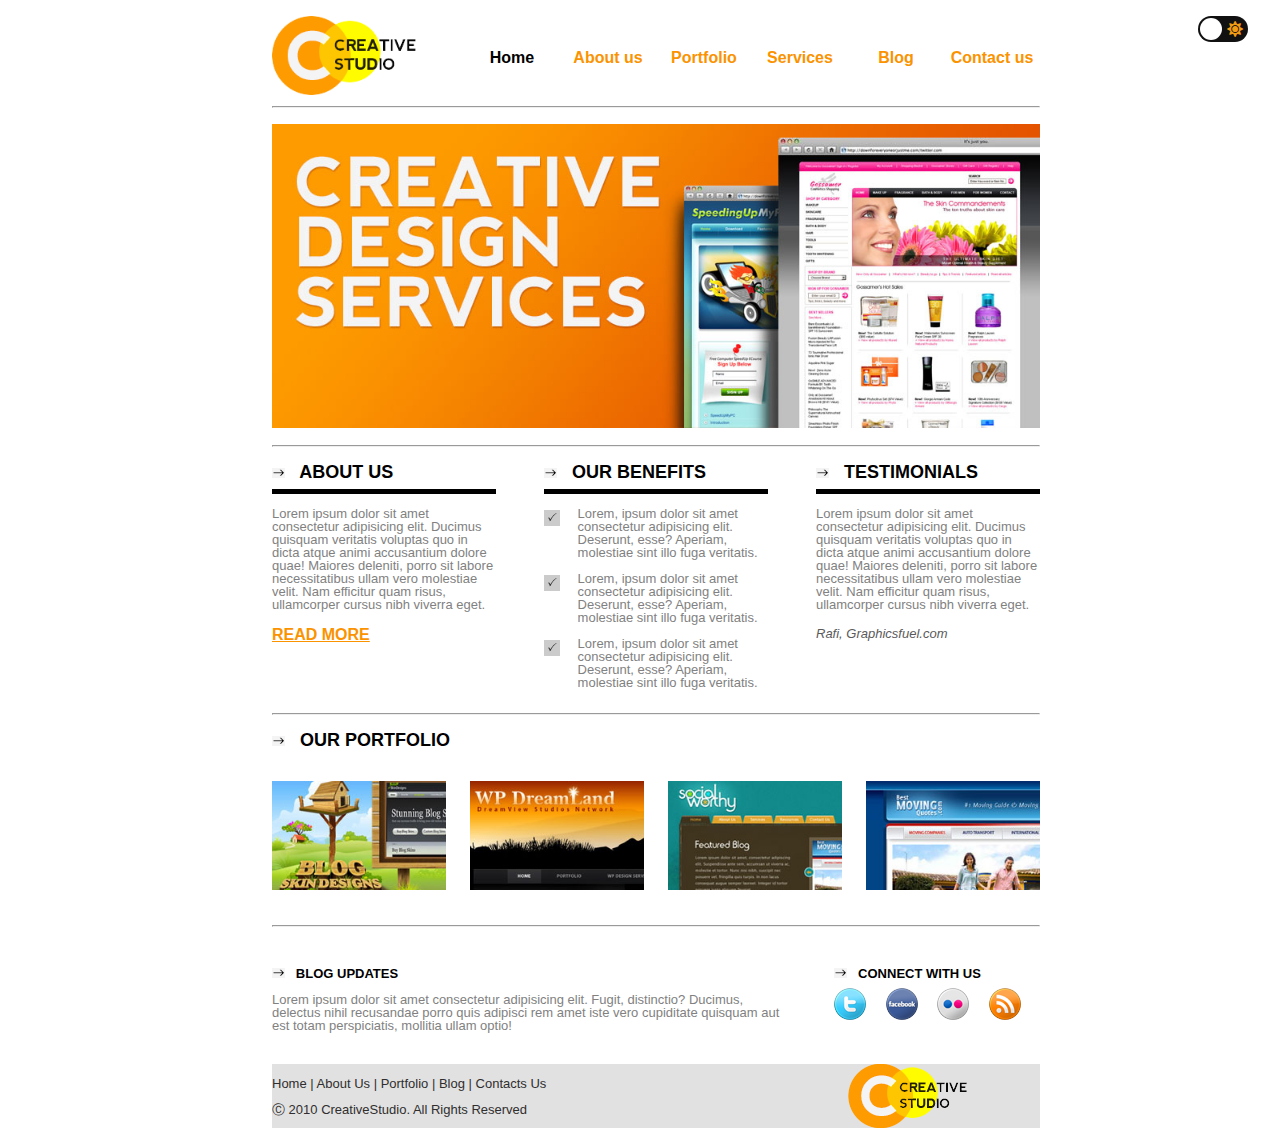
<file: ex1/index.html>
<!DOCTYPE html>
<html lang="en">
	<head>
		<meta charset="UTF-8">
		<meta http-equiv="X-UA-Compatible" content="IE=edge">
		<meta name="viewport" content="width=device-width, initial-scale=1.0">
		<link rel="stylesheet" type="text/css" href="css/style.css">
		<link rel="stylesheet" href="https://cdnjs.cloudflare.com/ajax/libs/font-awesome/5.10.2/css/all.min.css">
		<title>Layout</title>
	</head>
	<body>
		<script src="script.js"></script>
		<div class="dark_mode_button">
			<input type="checkbox" class="checkbox" id="chk" onclick="return dark()" />
			<label class="label" for="chk">
				<i class="fas fa-moon"></i>
				<i class="fas fa-sun"></i>
				<div class="ball"></div>
			</label>
		</div>
		<header>
			<div class="logo">
				<img src="images/logo.png" alt="logo">
			</div>
			<div class="nav">
				<a href="#" id="black">Home</a>	
			</div>
			<div class="nav">
				<a href="#">About us</a>
			</div>
			<div class="nav">
				<a href="../ex1/main.html">Portfolio</a>
			</div>
			<div class="nav">
				<a href="#">Services</a>
			</div>
			<div class="nav">
				<a href="#">Blog</a>
			</div>
			<div class="nav">
				<a href="contact.html">Contact us</a>
			</div>
		</header>
		<hr>
		<div class="main_img">
			<img src="images/header-image.jpg" alt="header-image">
		</div>
		<hr>
		<div class="blocks">
			<div class="block">
				<h3>
					<img src="images/arrow.png" alt="arrow">
					&nbsp; About us
				</h3>
				<div class="line"></div>
				<p>Lorem ipsum dolor sit amet 
					consectetur adipisicing elit.
					Ducimus quisquam veritatis 
					voluptas quo in dicta atque 
					animi accusantium dolore 
					quae! Maiores deleniti, 
					porro sit labore 
					necessitatibus ullam vero 
					molestiae velit. Nam efficitur 
					quam risus, ullamcorper cursus 
					nibh viverra eget.</p>
					<div class="link">
						<a href="#">read more</a>
					</div>
			</div>
			<div class="block">
				<h3>
					<img src="images/arrow.png" alt="arrow">
					&nbsp; our benefits
				</h3>
				<div class="line"></div>
				<div class="check_box">
					<img src="images/check.png" alt="check">
					<p>Lorem, ipsum dolor sit amet consectetur
						adipisicing elit. Deserunt, esse? 
						Aperiam, molestiae sint illo fuga 
						veritatis.
					</p>
					<img src="images/check.png" alt="check">
					<p>Lorem, ipsum dolor sit amet consectetur
						adipisicing elit. Deserunt, esse? 
						Aperiam, molestiae sint illo fuga 
						veritatis.
					</p>
					<img src="images/check.png" alt="check">
					<p>Lorem, ipsum dolor sit amet consectetur
						adipisicing elit. Deserunt, esse? 
						Aperiam, molestiae sint illo fuga 
						veritatis.
					</p>
				</div>
			</div>
			<div class="block">
				<h3>
					<img src="images/arrow.png" alt="arrow">
					&nbsp; Testimonials
				</h3>
				<div class="line"></div>
				<p>Lorem ipsum dolor sit amet 
					consectetur adipisicing elit.
					Ducimus quisquam veritatis 
					voluptas quo in dicta atque 
					animi accusantium dolore 
					quae! Maiores deleniti, 
					porro sit labore 
					necessitatibus ullam vero 
					molestiae velit. Nam efficitur 
					quam risus, ullamcorper cursus 
					nibh viverra eget.</p>
					<div class="wrap">
						<p>Rafi, Graphicsfuel.com</p>
					</div>
			</div>
		</div>
		<hr>
		<div class="name">
			<h3>
				<img src="images/arrow.png" alt="arrow">
				&nbsp; Our Portfolio
			</h3>
			<div class="flags">
				<div class="name">
					<img src="images/portfolio_1.jpg" alt="portfolio_1">
				</div>
				<div class="name">
					<img src="images/portfolio_2.jpg" alt="portfolio_2">
				</div>
				<div class="name">
					<img src="images/portfolio_3.jpg" alt="portfolio_3">
				</div>
				<div class="name">
					<img src="images/portfolio_4.jpg" alt="portfolio_4">
				</div>
			</div>
		</div>
		<hr>
		<div class="upd">
			<div class="name">
				<h3>
					<img src="images/arrow.png" alt="arrow">
					&nbsp; Blog updates
				</h3>
				<p>Lorem ipsum dolor sit amet 
					consectetur adipisicing elit. 
					Fugit, distinctio? Ducimus, 
					delectus nihil recusandae porro 
					quis adipisci rem amet iste vero 
					cupiditate quisquam aut est totam
					perspiciatis, mollitia ullam optio!
				</p>
			</div>
			<div class="name">
				<h3>
					<img src="images/arrow.png" alt="arrow">
					&nbsp; Connect with us
				</h3>
				<div class="img">
					<img src="images/twitter.png" alt="twitter">
					<img src="images/facebook.png" alt="facebook">
					<img src="images/flickr.png" alt="flickr">
					<img src="images/rss.png" alt="rss">
				</div>
			</div>
		</div>
		<footer>
			<div class="footer">
				<p>Home | About Us | Portfolio
					| Blog | Contacts Us <br><br>
				Ⓒ 2010 CreativeStudio. All Rights Reserved</p>
				<img src="images/logo-footer.png" alt="logo-footer">
			</div>
		</footer>
	</body>
</html>
</file>
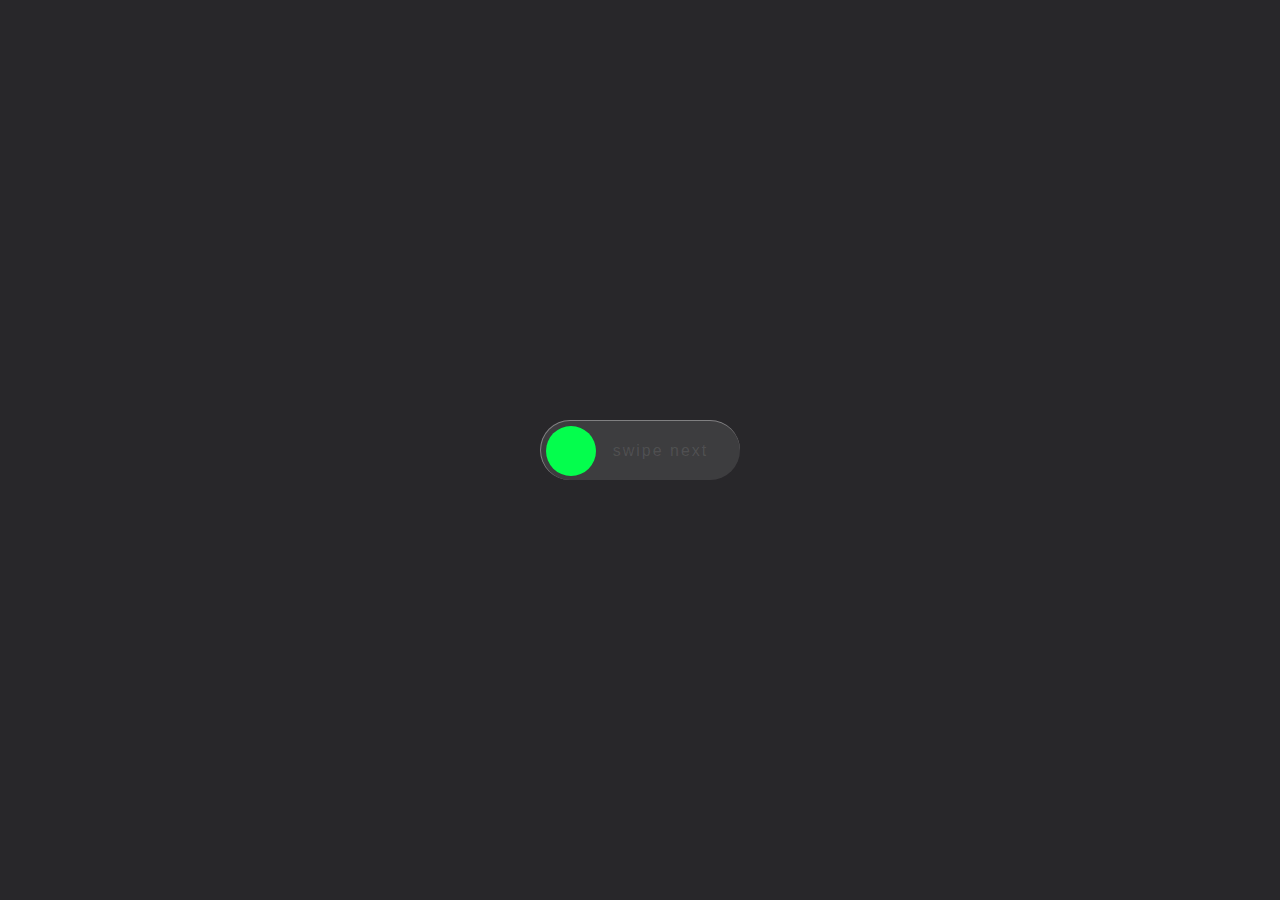
<file: ex3/css_swipe/index.html>
<!DOCTYPE html>
<html lang="en">
<head>
    <meta charset="UTF-8">
    <meta http-equiv="X-UA-Compatible" content="IE=edge">
    <meta name="viewport" content="width=device-width, initial-scale=1.0">
    <link rel="stylesheet" href="style.css">
    <title>Document</title>
</head>
<body>
    <a href="#" class="btn">
        swipe next
        <span></span>
    </a>
</body>
</html>
</file>
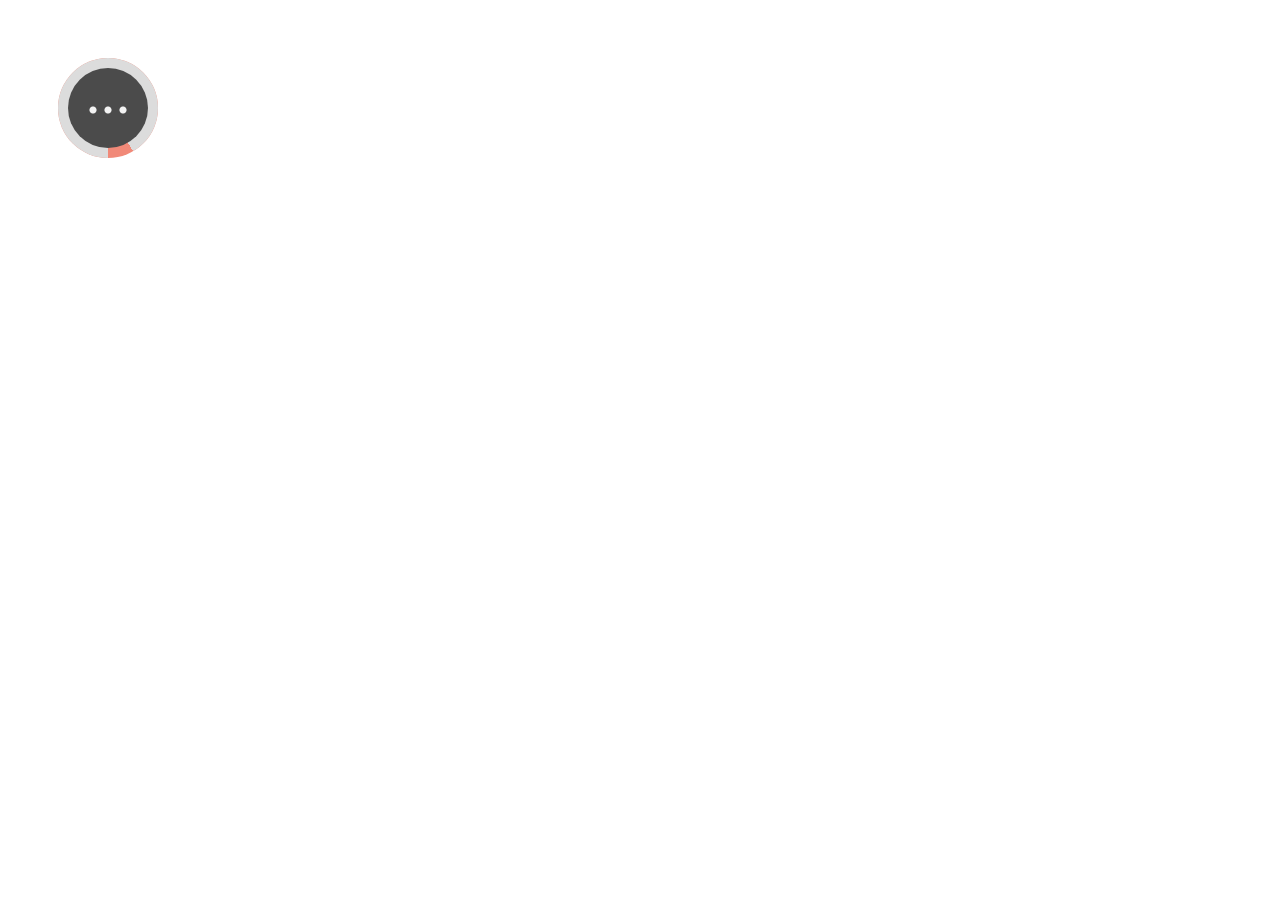
<file: ex3/text/index.html>
<!DOCTYPE html>
<html lang="en">
<head>
    <meta charset="UTF-8">
    <meta http-equiv="X-UA-Compatible" content="IE=edge">
    <meta name="viewport" content="width=device-width, initial-scale=1.0">
    <link rel="stylesheet" href="style.css">
    <title>Document</title>
</head>
<body>
    <div class="spinner"></div>
</body>
</html>
</file>
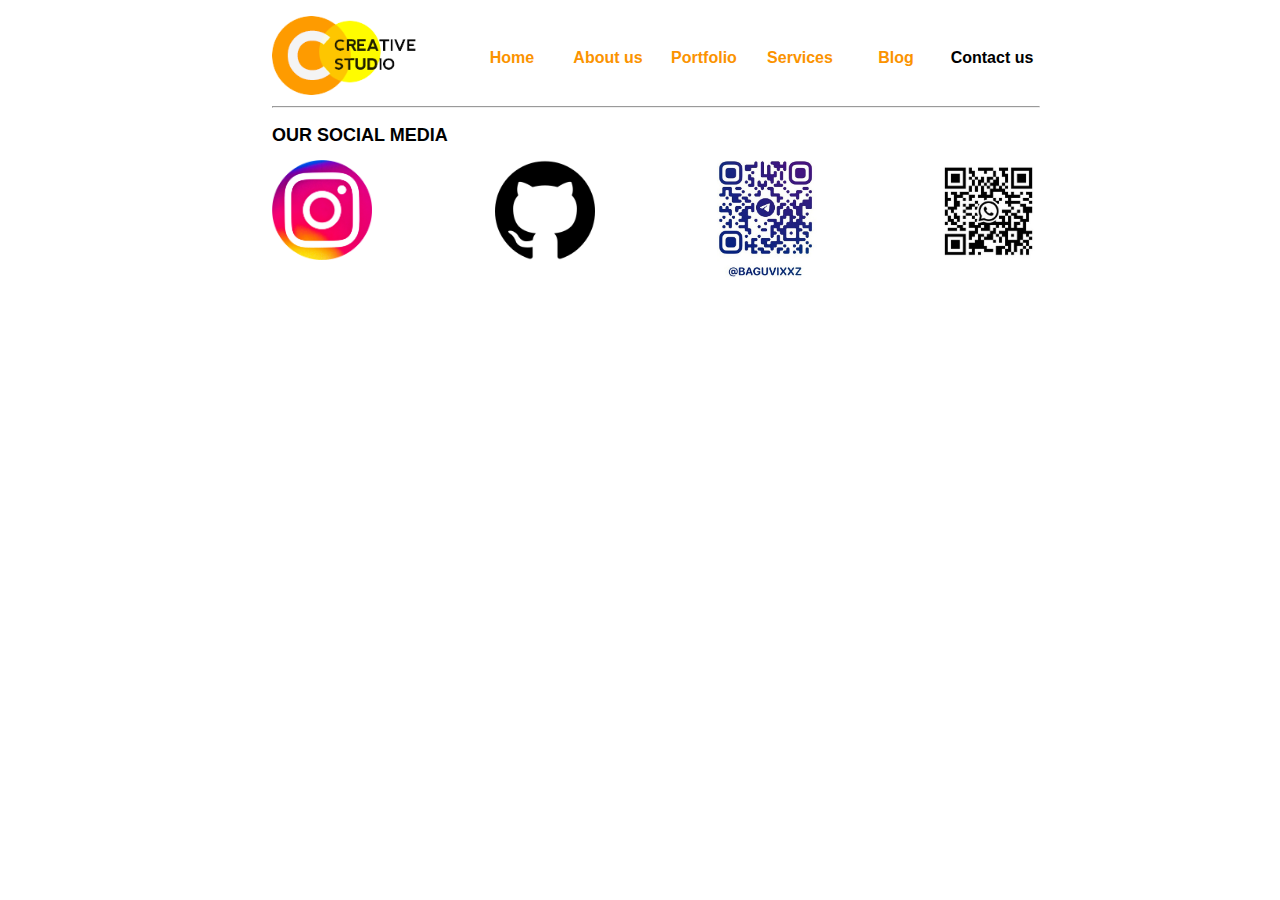
<file: ex1/contact.html>
<!DOCTYPE html>
<html lang="en">
    <head>
        <meta charset="UTF-8">
        <meta http-equiv="X-UA-Compatible" content="IE=edge">
        <meta name="viewport" content="width=device-width, initial-scale=1.0">
        <link rel="stylesheet" type="text/css" href="css/style.css">
        <title>Contacts</title>
    </head>
    <body>
        <header>
			<div class="logo">
				<img src="images/logo.png" alt="logo">
			</div>
			<div class="nav">
				<a href="index.html">Home</a>	
			</div>
			<div class="nav">
				<a href="#">About us</a>
			</div>
			<div class="nav">
				<a href="../ex1/main.html">Portfolio</a>
			</div>
			<div class="nav">
				<a href="#">Services</a>
			</div>
			<div class="nav">
				<a href="#">Blog</a>
			</div>
			<div class="nav">
				<a href="#" id="black">Contact us</a>
			</div>
		</header>
        <hr>
        <div class="social">
            <h1>Our social media</h1>
            <div class="media">
                <a href="https://www.instagram.com/baguvixxz/">
                    <img src="images/Instagram-Logo-PNG-File.png" alt="Instagram-Logo-PNG-File" class="image">
                </a>
                <a href="https://github.com/DastanKozhabekov">
                    <img src="images/png-transparent-github-.png" alt="png-transparent-github-" class="image">
                </a>
                <a href="#">
                    <img src="images/telegram.jpg" alt="telegram" class="image">
                </a>
                <a href="#">
                    <img src="images/wpp.jpg" alt="wpp" class="image">
                </a>
            </div>
        </div>
    </body>
</html>
</file>
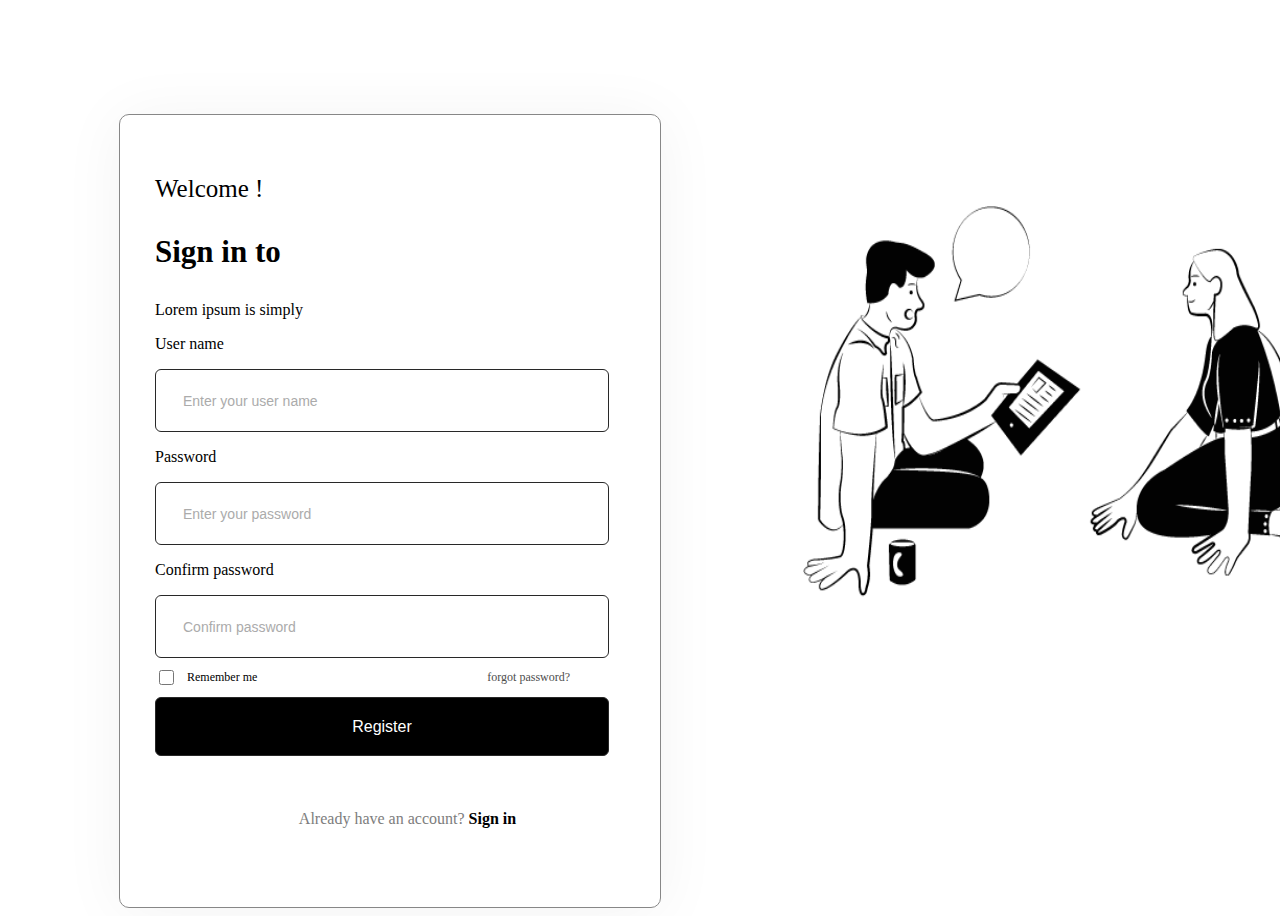
<file: ex2/register.html>
<!DOCTYPE html>
<html lang="en">
<head>
	<meta charset="UTF-8">
	<meta name="viewport" content="width=device-width, initial-scale=1.0">
	<title>Document</title>
</head>
<style type="text/css">
	form{
		width: 505px;
		height: 757px;
		border: 0.5px solid #878787;
		margin-top: 114px;
		margin-left: 111px;
		padding-top: 35px;
		padding-left: 35px;
		border-radius: 10px;
		box-shadow: 0px 4px 64px rgba(0, 0, 0, 0.05);
	}
	.p1{
		font-size: 25px;
		font-family: Poppins;
		font-weight: 300;
	}
	.p2{
		font-size: 31px;
		font-family: Poppins;
		font-weight: bold;
	}
	.p3{
		font-size: 16px;
		font-family: Poppins;
		
	}
	input{
		width: 423px;
		height: 59px;
		border-radius: 6px;
		border: 0.6px solid #282828;
		padding-left: 27px;
		color: #ABABAB;
		font-size: 14px;
	}
	.checkbox{
		height: 15px;
		width: 15px;
	}
	button{
		width: 454px;
		height: 59px;
		border-radius: 6px;
		border: 0.6px solid #282828;
		background-color: black;
		color: white;
		font-size: 16px;
	}
	.p4{
		font-size: 16px;
		color: #7D7D7D;
		text-align: center;
		margin-top: 54px;
	}
	a{
		text-decoration: none;
		font-size: 16px;
		font-weight: bold;
		color: black;
		font-family: Poppins;
	}
	.inl{
		display: inline-flex;
		align-items: center;
	}
	.p5{
		font-size: 12px;
		font-family: Poppins;
		color: black;
		margin-left: 10px;
	}
	.p6{
		font-size: 12px;
		color: #4D4D4D;
		font-family: Poppins;
		margin-left: 230px;
	}
	img{
		position: absolute;
		top: 200px;
		left: 800px;
		width: 550px;
		height: 400px;
	}
</style>
<body>
	<form>
		<p class="p1">Welcome !</p>
		<p class="p2">Sign in to</p>
		<p class="p3">Lorem ipsum is simply</p>
		<p class="p3">User name</p>
		<input type="text" name="" value="Enter your user name">
		<p class="p3">Password</p>
		<input type="text" name="" value="Enter your password">
		<p class="p3">Confirm password</p>
		<input type="text" name="" value="Confirm password">
	<div class="inl">
		<input class="checkbox" type="checkbox" name="">
		<p class="p5">Remember me</p>
		<p class="p6">forgot password?</p>
	</div>
		<button>Register</button>
		<p class="p4">Already have an account? <a href="sign_in.html">Sign in</a></p>
	</form>	
	<img src="1.PNG">
</body>
</html>
</file>
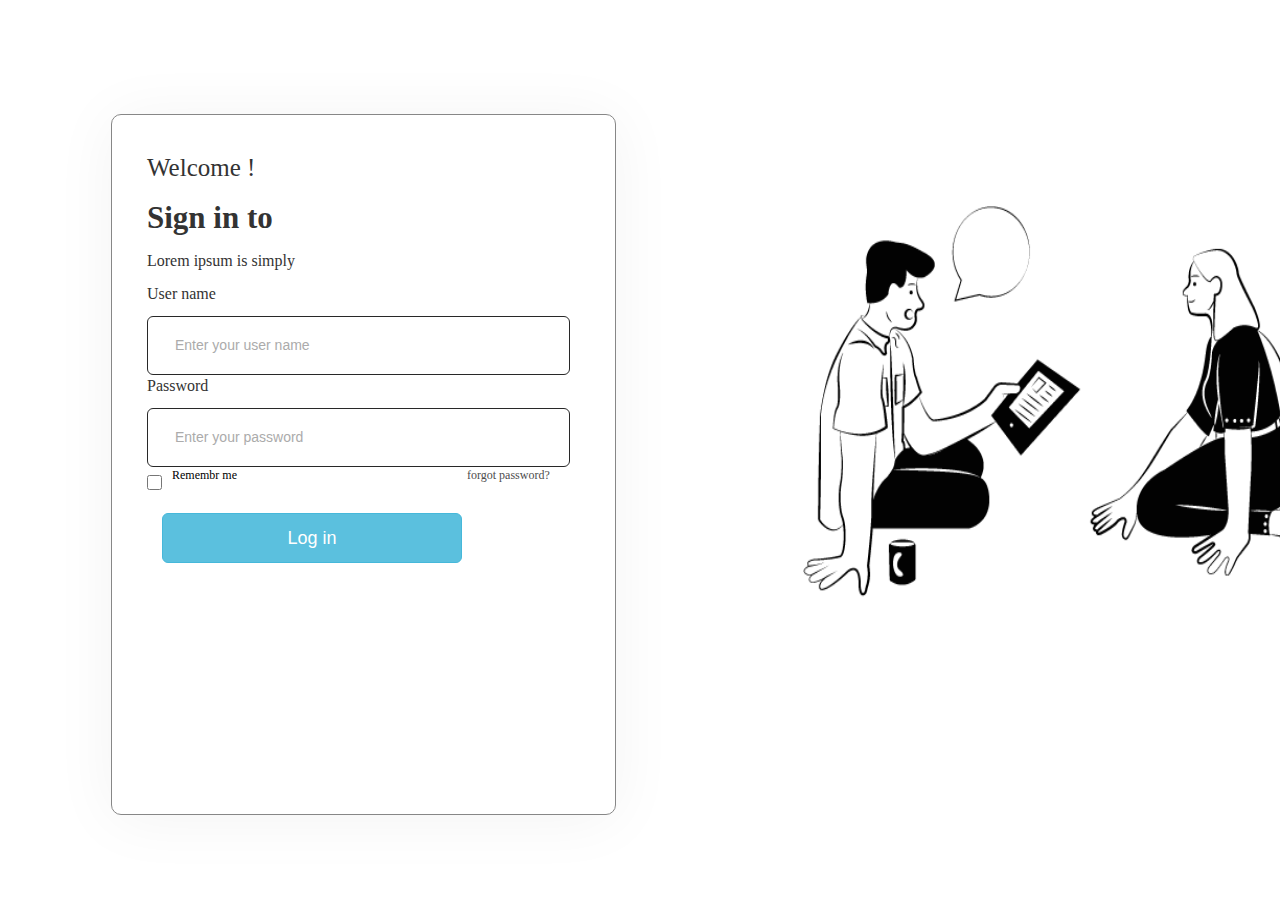
<file: ex2/sign_in.html>
<!DOCTYPE html>
<html lang="en">
<head>
	<meta charset="UTF-8">
	<meta name="viewport" content="width=device-width, initial-scale=1.0">
	<link rel="stylesheet" href="style.css">
	<link rel="stylesheet" href="https://maxcdn.bootstrapcdn.com/bootstrap/3.4.1/css/bootstrap.min.css">
  	<script src="https://ajax.googleapis.com/ajax/libs/jquery/3.6.0/jquery.min.js"></script>
  	<script src="https://maxcdn.bootstrapcdn.com/bootstrap/3.4.1/js/bootstrap.min.js"></script>
	<title>Document</title>
</head>
<style type="text/css">
	form{
		width: 505px;
		height: 701px;
		border: 0.5px solid #878787;
		margin-top: 114px;
		margin-left: 111px;
		padding-top: 35px;
		padding-left: 35px;
		border-radius: 10px;
		box-shadow: 0px 4px 64px rgba(0, 0, 0, 0.05)	
	}
	.p1{
		font-size: 25px;
		font-family: Poppins;
		font-weight: 300;
	}
	.p2{
		font-size: 31px;
		font-family: Poppins;
		font-weight: bold;
	}
	.p3{
		font-size: 16px;
		font-family: Poppins;
		
	}
	input{
		width: 423px;
		height: 59px;
		border-radius: 6px;
		border: 0.6px solid #282828;
		padding-left: 27px;
		color: #ABABAB;
		font-size: 14px;
	}
	.checkbox{
		height: 15px;
		width: 15px;
	}
	button{
		width: 454px;
		height: 59px;
		border-radius: 6px;
		border: 0.6px solid #282828;
		background-color: black;
		color: white;
		font-size: 16px;
	}
	.p4{
		font-size: 16px;
		color: #7D7D7D;
		text-align: center;
		margin-top: 54px;
				font-family: Poppins;

	}
	a{
		text-decoration: none;
		font-size: 16px;
		font-weight: bold;
		color: black;
		font-family: Poppins;
	}
	.inl{
		display: inline-flex;
		align-items: center;
	}
	.p5{
		font-size: 12px;
		font-family: Poppins;
		color: black;
		margin-left: 10px;
	}
	.p6{
		font-size: 12px;
		color: #4D4D4D;
		font-family: Poppins;
		margin-left: 230px;
	}
	img{
		position: absolute;
		top: 200px;
		left: 800px;
		width: 550px;
		height: 400px;
	}
	@media (max-width: 600px) {
  .img {
  	display: none;
  }

  form{
  		width: 324px;
		height: 641px;
		border: 0.5px solid #878787;
		margin-left: auto;
		margin-right: auto;
		margin-top: 35px;
		margin-left: 10px;
		padding-top: 35px;
		padding-left: 20px;
	}
	.p1{
		font-size: 19px;
	}
	.p2{
		font-size: 25px;
	}
	.p3{
		font-size: 16px;
		
	}
	input{
		width: 278px;
		height: 59px;
		padding-left: 20px;
		color: #ABABAB;
		font-size: 14px;
	}
	.checkbox{
		height: 15px;
		width: 15px;
	}
	button{
		width: 300px;
		height: 59px;
		border-radius: 6px;
		border: 0.6px solid #282828;
		background-color: black;
		color: white;
		font-size: 16px;
	}
	.p4{
		font-size: 16px;
		margin-top: 54px;
	}
	a{
		text-decoration: none;
		font-size: 16px;
	}
	.inl{
		display: inline-flex;
		align-items: center;

	}
	.p5{
		font-size: 12px;
		color: black;
		margin-left: 10px;
	}
	.p6{
		font-size: 12px;
		margin-left: 80px;
	}
}
</style>
<body>
	<div class="modal">

	</div>
	<form>
		<p class="p1">Welcome !</p>
		<p class="p2">Sign in to</p>
		<p class="p3">Lorem ipsum is simply</p>
		<p class="p3">User name</p>
		<input type="text" name="" value="Enter your user name">
		<p class="p3">Password</p>
		<input type="text" name="" value="Enter your password">
	<div class="inl">
		<input class="checkbox" type="checkbox" name="">
		<p class="p5">Remembr me</p>
		<p class="p6">forgot password?</p>
	</div>
	<div class="container">
		<!-- Trigger the modal with a button -->
		<button type="button" class="btn btn-info btn-lg" data-toggle="modal" data-target="#myModal">Log in</button>
	  
		<!-- Modal -->
		<div class="modal fade" id="myModal" role="dialog">
		  <div class="modal-dialog modal-sm">
			<div class="modal-content">
			  <div class="modal-header">
				<h4 class="modal-title">Response</h4>
			  </div>
			  <div class="modal-body">
				<p>Успешная авторизация</p>
			  </div>
			  <div class="modal-footer">
				<button type="button" class="btn btn-default" data-dismiss="modal">Close</button>
			  </div>
			</div>
		  </div>
		</div>
	  </div>
	</form>	
	<div class="img"><img src="1.PNG"></div>
	
</body>
</html>
</file>
<file: ex3/css_swipe/style.css>
*{
    padding: 0;
    margin: 0;
    box-sizing: border-box;
    font-family: 'Segoe UI', Tahoma, Geneva, Verdana, sans-serif;
}
body{
    display: flex;
    justify-content: center;
    align-items: center;
    min-height: 100vh;
    background: #28272a;
}
.btn{
    position: relative;
    width: 200px;
    height: 60px;
    background: rgba(255, 255, 255, 0.1);
    border-radius: 60px;
    display: flex;
    justify-content: center;
    align-items: center;
    color: rgba(255, 255, 255, 0.1);
    text-decoration: none;
    letter-spacing: 2px;
    border-top: 0.5px solid rgba(255, 255, 255, 0.35);
    border-left: 0.5px solid rgba(255, 255, 255, 0.35);
    padding-left: 40px;
    transition: .5s;
}
.btn:hover{
    padding-left: 0px;
    padding-right: 40px;
    color: rgba(255, 255, 255, 1);
}
.btn span{
    position: absolute;
    width: 50px;
    left: 5px;
    height: 50px;
    background: #04fe4d;
    border-radius: 50%;
    transition: .5s ease-in-out;
}
.btn:hover span{
    left: calc(100% - 55px);
    
}
</file>
<file: ex3/text/style.css>
html { 
    background-image: 'back.jpg'; 
    padding: 50px; 
}

.spinner {
  position: relative;
  width: 100px;
  height: 100px;
  background: #ec5840;
  border-radius: 100%;
  opacity: 0.7;
}
.spinner:before {
  content: "...";
  text-align: center;
  line-height: 50px;
  font-size: 60px;
  color: #EEEEEE;
  top: 10px;
  left: 10px;
  z-index: 1;
  position: absolute;
  display: block;
  width: 80px;
  height: 80px;
  border-radius: 100%;
  background: rgba(0,0,0,1);
}

.spinner:after {
  content: "";
  display: block;
  z-index: 0;
  position: absolute;
  width: 100px;
  height: 100px;
  border-radius: 100%;
  background: linear-gradient( 420deg, transparent 50%, #CECECE 50%), linear-gradient(90deg, #CECECE 50%, transparent 50% );
  -webkit-animation: spinner 2s infinite linear;
  animation: spinner 2s infinite linear;
}
@-webkit-keyframes spinner {
  from {-webkit-transform:rotate(0deg);}
  to {-webkit-transform:rotate(360deg);}
}
@keyframes spinner {
  from {transform:rotate(0deg);}
  to {transform:rotate(360deg);}
}
</file>
<file: ex2/style.css>
.container > .btn{
    margin-right: 1em;
    margin-top: 1em;
    align-items: center;
    width: 300px;
    height: 50px;
}
.modal-footer > .btn{
    width: 100px;
    margin-right: 6em;
}
</file>
<file: ex1/css/style.css>
@import url(reset.css);

header {
    display: grid;
    grid-template-columns: repeat(8, 2fr);
}

.logo {
    grid-column: 1/span 2;
    grid-row: 1;
}

.logo > img {
    max-width: 75%;
    height: auto;
}
a#black {
    color: black;
}
.nav{
    padding-top: 35%;
    text-align: center;
}
.nav > a {
    text-decoration: none;
    font-weight: bold;
    color: rgb(251, 147, 0);
}
.main_img {
    display: grid;
    margin-top: 1em;
    grid-template-columns: 100%;
}
.main_img > img {
    max-width: 100%;
    margin-bottom: 0.6em;
}

.blocks {
    display: grid;
    grid-template-columns: repeat(3, 1fr);
    grid-gap: 3em;
    margin-top: 1em;
    margin-bottom: 1.5em;
}
.block > h3 { 
    font-weight: bold;
    font-size: large;
    text-transform: uppercase;
}
.block > .line {
    margin-top: 0.5em;
    width: 100%;
    height: 0.3em;
    background-color: black;
}
.block > p {
    margin-top: 1em;
    color: rgb(129, 129, 129);
    font-size: small;
}

.link{
    margin-top: 1em;
}

.block >.link > a {
    color: rgb(251, 147, 0);
    text-transform: uppercase;
    font-weight: bold;
    font-size: medium;
}

.check_box {
    display: grid;
    grid-template-columns: 15% 85%;
}

.check_box > img {
    margin-top: 1em;
}
.check_box > p {
    color: rgb(129, 129, 129);
    font-size: small;
    text-align: left;
    margin-top: 1em;
}

.wrap {
    margin-top: 1em;
}

.block > .wrap > p {
    font-size: small;
    font-style: italic;
    color: rgb(90, 90, 90);
}

.flags {
    display: grid;
    grid-template-columns: repeat(4, 1fr);
    grid-gap: 1.5em;
    margin-top: 1em;
}

.name {
    margin-top: 1em;
}

.name > h3 {
    font-weight: bold;
    font-size: large;
    text-transform: uppercase;
}

.name > img {
    width: 100%;
    height: auto;
    margin-bottom: 1.5em;
}

.upd{
    display: grid;
    grid-template-columns: 2.5fr 1fr;
    margin-top: 1.5em;
    grid-gap: 3em;
}

.upd > .name > h3 {
    font-weight: bold;
    font-size: small;
    text-transform: uppercase;
}

.upd > .name > p {
    color: rgb(129, 129, 129);
    font-size: small;
    text-align: left;
    margin-top: 1em;
}

.upd > .name > .img {
    display: grid;
    grid-template-columns: repeat(4, 1fr);
    margin-top: 0.5em;
}

.upd > .name > img {
    max-width: 15%;
    margin-left: 5em;
}

footer > .footer {
    margin-top: 2em;
    display: grid;
    grid-template-columns: 3fr 1fr;
    background-color: #e1e1e1;
    justify-content: space-around;
}

footer > .footer > p {
    color: rgb(48, 46, 46);
    font-size: small;
    text-align: left;
    margin-top: 1em;
}

.footer > img {
    max-width: 75%;
    height: auto; 
}

.social > h1 {
    margin-top: 1em;
    font-weight: bold;
    font-size: large;
    text-transform: uppercase;
}
.social > .media {
    display: flex;
    justify-content: space-between;
    
}

.media > a > img{
    width: 100px;
    margin-top: 1em;    
    height: auto;
    align-items: center;
}
/* Dark */
body{
    margin-top: 1em;
    margin-left: 17em;
    margin-right: 15em;
    font-family: Arial, "Helvetica Neue", Helvetica, sans-serif;
    transition: .3s;
}

.dark{
    background-color: #292C35;
    transition: .3s;
}
.dark_mode_button{
    right: 0;
    position: fixed;
    margin-right: 2em;
}
.checkbox {
	opacity: 0;
	position: absolute;
}

.label {
	background-color: #111;
	border-radius: 50px;
	cursor: pointer;
	display: flex;
	align-items: center;
	justify-content: space-between;
	position: relative;
	height: 26px;
	width: 50px;
}

.label .ball {
	background-color: #fff;
	border-radius: 50%;
	position: absolute;
	top: 2px;
	left: 2px;
	height: 22px;
	width: 22px;
	transform: translateX(0px);
	transition: transform 0.2s linear;
}

.checkbox:checked + .label .ball {
	transform: translateX(24px);
}

.fa-moon {
	color: #f1c40f;
    margin-left: 5px;
}

.fa-sun {
	color: #f39c12;
    margin-right: 5px;
}
</file>
